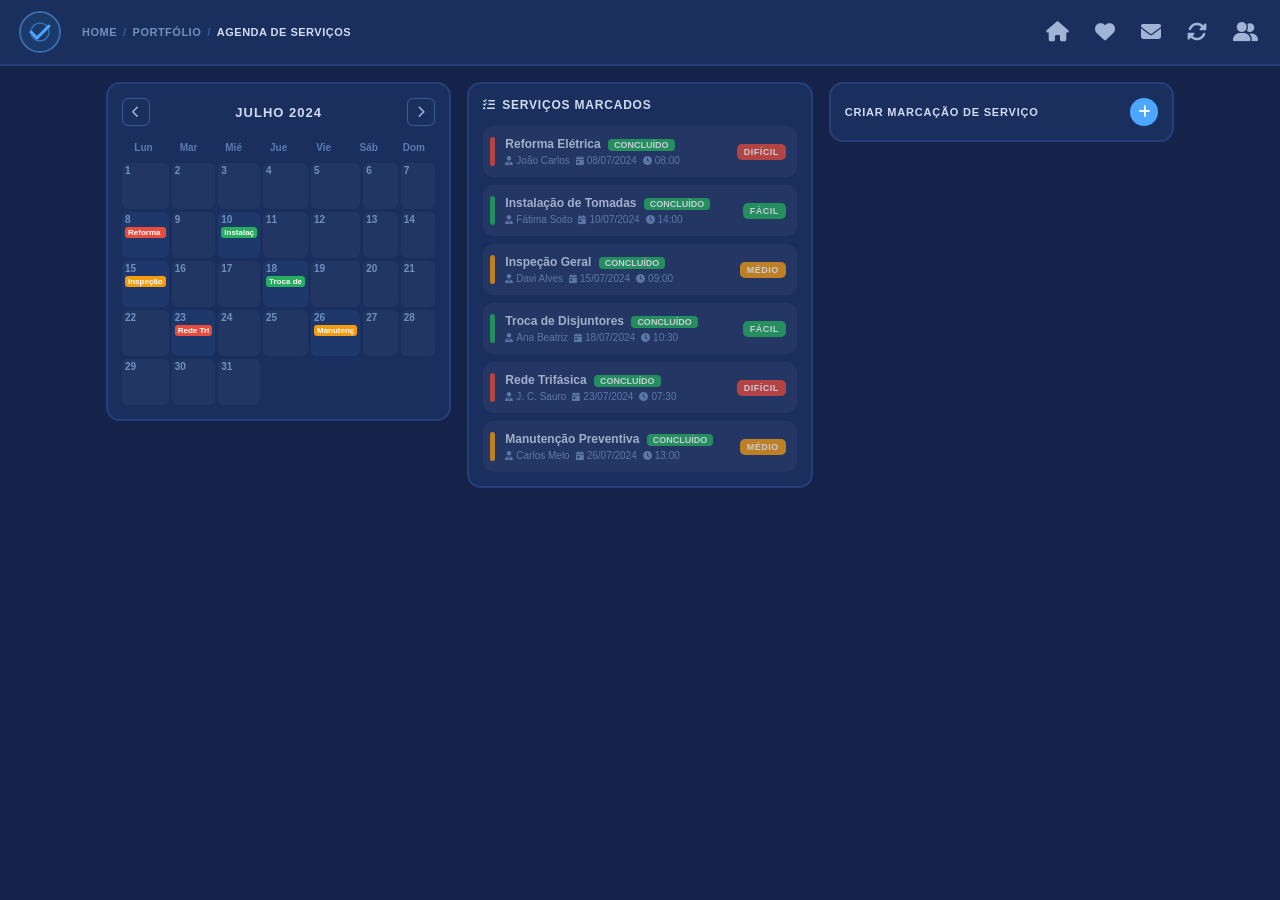
<file: Codigo/src/main/resources/public/modulos/agenda.html>
<!DOCTYPE html>
<html lang="pt-BR">
<head>
  <meta charset="UTF-8" />
  <meta name="viewport" content="width=device-width, initial-scale=1.0" />
  <title>Agenda de Serviços — Resolve Aqui</title>
  <link rel="stylesheet" href="https://cdnjs.cloudflare.com/ajax/libs/font-awesome/6.5.0/css/all.min.css" />
  <link rel="stylesheet" href="../assests/css/agenda/agenda.css" />
</head>
<body>

<nav class="navbar">
  <svg class="nav-logo" viewBox="0 0 44 44" fill="none" xmlns="http://www.w3.org/2000/svg">
    <circle cx="22" cy="22" r="20" fill="#1b3a6a" stroke="#3a6aaa" stroke-width="2"/>
    <path d="M13 22 L19 28 L31 16" stroke="#4da6ff" stroke-width="3" stroke-linecap="round" stroke-linejoin="round"/>
    <circle cx="22" cy="22" r="9" stroke="#4da6ff" stroke-width="1.5" fill="none" opacity="0.5"/>
  </svg>

  <div class="nav-breadcrumb">
    <span onclick="location.href='index.html'">HOME</span>
    <span class="sep">/</span>
    <span onclick="location.href='portifolio.html'">PORTFÓLIO</span>
    <span class="sep">/</span>
    <span class="active">AGENDA DE SERVIÇOS</span>
  </div>

  <div class="nav-icons">
    <button class="nav-icon" onclick="location.href='index.html'" title="Início"><i class="fa-solid fa-house"></i></button>
    <button class="nav-icon" onclick="void(0)" title="Favoritos"><i class="fa-solid fa-heart"></i></button>
    <button class="nav-icon" onclick="location.href='mensagens.html'" title="Mensagens"><i class="fa-solid fa-envelope"></i></button>
    <button class="nav-icon" onclick="void(0)" title="Notificações"><i class="fa-solid fa-rotate"></i></button>
    <button class="nav-icon" onclick="void(0)" title="Comunidade"><i class="fa-solid fa-user-group"></i></button>
  </div>

  <button class="hamburger-btn" id="hamburger-btn" onclick="toggleMenu()" title="Menu">
    <span></span><span></span><span></span>
  </button>

  <div class="dropdown-menu" id="dropdown-menu">
    <button class="nav-icon dropdown-item" onclick="location.href='index.html'"><i class="fa-solid fa-house"></i> Início</button>
    <button class="nav-icon dropdown-item" onclick="location.href='portifolio.html'"><i class="fa-solid fa-id-card"></i> Portfólio</button>
    <button class="nav-icon dropdown-item" onclick="location.href='mensagens.html'"><i class="fa-solid fa-envelope"></i> Mensagens</button>
  </div>
</nav>

<div class="page">

  <div class="agenda-layout">

    <!-- CALENDAR -->
    <div class="calendar-section">
      <div class="calendar-header">
        <button class="cal-nav" id="prev-btn"><i class="fa-solid fa-chevron-left"></i></button>
        <span class="cal-month-label" id="month-label">JULHO 2024</span>
        <button class="cal-nav" id="next-btn"><i class="fa-solid fa-chevron-right"></i></button>
      </div>
      <div class="calendar-weekdays">
        <span>Lun</span><span>Mar</span><span>Mié</span><span>Jue</span><span>Vie</span><span>Sáb</span><span>Dom</span>
      </div>
      <div class="calendar-grid" id="calendar-grid"></div>
    </div>

    <!-- EVENTS LIST -->
    <div class="events-section">
      <div class="events-header">
        <span class="events-title"><i class="fa-solid fa-list-check"></i> SERVIÇOS MARCADOS</span>
      </div>
      <div class="events-list" id="events-list"></div>
    </div>

    <!-- CREATE EVENT FORM -->
    <div class="form-section">
      <div class="form-header">
        <span class="form-title">CRIAR MARCAÇÃO DE SERVIÇO</span>
        <button class="form-add-btn" id="open-form-btn"><i class="fa-solid fa-plus"></i></button>
      </div>

      <div class="form-body" id="form-body">
        <div class="form-group">
          <label>Título do Serviço</label>
          <input type="text" id="f-title" placeholder="Título do Serviço" />
        </div>
        <div class="form-group">
          <label>Cliente <span class="label-sub">(@)</span></label>
          <input type="text" id="f-client" placeholder="Insert @ do cliente" />
        </div>
        <div class="form-group">
          <label>Descrição do Serviço</label>
          <textarea id="f-desc" placeholder="Descrição detalhada"></textarea>
        </div>
        <div class="form-row">
          <div class="form-group half">
            <label>Data</label>
            <input type="date" id="f-date" />
          </div>
          <div class="form-group half">
            <label>Horário de Início</label>
            <input type="time" id="f-time" />
          </div>
        </div>
        <div class="form-row">
          <div class="form-group half">
            <label>Duração (hh:mm)</label>
            <input type="text" id="f-duration" placeholder="hh:mm" />
          </div>
          <div class="form-group half">
            <label>Fim Previsto</label>
            <input type="time" id="f-end" readonly placeholder="--:--" />
          </div>
        </div>
        <div class="form-group">
          <label>Nível de Importância</label>
          <div class="level-picker" id="level-picker">
            <button class="level-btn easy active" data-level="facil" type="button">Fácil</button>
            <button class="level-btn medium" data-level="medio" type="button">Médio</button>
            <button class="level-btn hard" data-level="dificil" type="button">Difícil</button>
          </div>
        </div>
        <div class="form-actions">
          <button class="btn-cancel" type="button" id="cancel-btn">CANCELAR</button>
          <button class="btn-confirm" type="button" id="confirm-btn">CONFIRMAR MARCAÇÃO</button>
        </div>
      </div>
    </div>

  </div>

  <!-- EVENT DETAIL MODAL -->
  <div class="modal-overlay" id="modal-overlay">
    <div class="modal-card">
      <button class="modal-close" id="modal-close"><i class="fa-solid fa-xmark"></i></button>
      <div class="modal-level-badge" id="modal-level"></div>
      <h2 class="modal-title" id="modal-title"></h2>
      <div class="modal-meta">
        <span><i class="fa-solid fa-user"></i> <span id="modal-client"></span></span>
        <span><i class="fa-solid fa-calendar-day"></i> <span id="modal-date"></span></span>
        <span><i class="fa-solid fa-clock"></i> <span id="modal-time"></span></span>
      </div>
      <p class="modal-desc" id="modal-desc"></p>
    </div>
  </div>

</div>

<script>
  const STATIC_EVENTS = [
    { id: 1, title: "Reforma Elétrica",       client: "João Carlos",  date: "2024-07-08", time: "08:00", duration: "03:00", desc: "Revisão completa da fiação da residência, troca de tomadas e quadro de disjuntores.", level: "dificil",  color: "#e74c3c" },
    { id: 2, title: "Instalação de Tomadas",  client: "Fátima Soito", date: "2024-07-10", time: "14:00", duration: "01:30", desc: "Instalação de 6 tomadas no escritório no novo padrão ABNT.", level: "facil",    color: "#27ae60" },
    { id: 3, title: "Inspeção Geral",         client: "Davi Alves",   date: "2024-07-15", time: "09:00", duration: "02:00", desc: "Vistoria técnica para adequação do imóvel ao laudo de segurança elétrica.", level: "medio",   color: "#f39c12" },
    { id: 4, title: "Troca de Disjuntores",   client: "Ana Beatriz",  date: "2024-07-18", time: "10:30", duration: "01:00", desc: "Substituição dos disjuntores antigos por modelos mais seguros e eficientes.", level: "facil",   color: "#27ae60" },
    { id: 5, title: "Rede Trifásica",         client: "J. C. Sauro",  date: "2024-07-23", time: "07:30", duration: "04:00", desc: "Instalação de rede trifásica para nova máquina industrial de grande porte.", level: "dificil", color: "#e74c3c" },
    { id: 6, title: "Manutenção Preventiva",  client: "Carlos Melo",  date: "2024-07-26", time: "13:00", duration: "02:30", desc: "Manutenção preventiva semestral de toda a instalação elétrica do galpão.", level: "medio",   color: "#f39c12" },
  ];

  const LEVEL_LABELS = { facil: "Fácil", medio: "Médio", dificil: "Difícil" };
  const LEVEL_COLORS = { facil: "#27ae60", medio: "#f39c12", dificil: "#e74c3c" };

  const AGENDA_KEY    = 'profeed_agenda_events';
  const COMPLETED_KEY = 'profeed_completed_services';

  function loadEvents() {
    try {
      const saved = JSON.parse(localStorage.getItem(AGENDA_KEY));
      if (saved && saved.length) return saved;
    } catch(e) {}
    const events = STATIC_EVENTS.map(e => ({ ...e, color: LEVEL_COLORS[e.level] }));
    saveEvents(events);
    return events;
  }

  function saveEvents(arr) {
    localStorage.setItem(AGENDA_KEY, JSON.stringify(arr));
  }

  function syncCompleted(events) {
    const today = new Date();
    today.setHours(0,0,0,0);
    let completed = [];
    try { completed = JSON.parse(localStorage.getItem(COMPLETED_KEY)) || []; } catch(e) {}
    const existingIds = new Set(completed.map(c => c.id));
    events.forEach(ev => {
      const evDate = new Date(ev.date);
      if (evDate < today && !existingIds.has(ev.id)) {
        completed.push({ ...ev, completedAt: ev.date });
        existingIds.add(ev.id);
      }
    });
    localStorage.setItem(COMPLETED_KEY, JSON.stringify(completed));
  }

  let EVENTS = loadEvents();
  syncCompleted(EVENTS);

  let currentYear = 2024, currentMonth = 6;
  let selectedLevel = "facil";

  const MONTHS_PT = ["Janeiro","Fevereiro","Março","Abril","Maio","Junho","Julho","Agosto","Setembro","Outubro","Novembro","Dezembro"];

  function renderCalendar() {
    const label = document.getElementById('month-label');
    label.textContent = `${MONTHS_PT[currentMonth].toUpperCase()} ${currentYear}`;

    const grid = document.getElementById('calendar-grid');
    grid.innerHTML = '';

    const firstDay = new Date(currentYear, currentMonth, 1).getDay();
    const daysInMonth = new Date(currentYear, currentMonth + 1, 0).getDate();
    const startOffset = (firstDay === 0) ? 6 : firstDay - 1;

    for (let i = 0; i < startOffset; i++) {
      const empty = document.createElement('div');
      empty.className = 'cal-day empty';
      grid.appendChild(empty);
    }

    for (let d = 1; d <= daysInMonth; d++) {
      const dateStr = `${currentYear}-${String(currentMonth + 1).padStart(2,'0')}-${String(d).padStart(2,'0')}`;
      const dayEvents = EVENTS.filter(e => e.date === dateStr);

      const cell = document.createElement('div');
      cell.className = 'cal-day';
      if (dayEvents.length > 0) cell.classList.add('has-events');

      cell.innerHTML = `<span class="day-num">${d}</span>`;

      dayEvents.forEach(ev => {
        const dot = document.createElement('div');
        dot.className = 'event-dot';
        dot.style.background = LEVEL_COLORS[ev.level];
        dot.title = ev.title;
        dot.textContent = ev.title.slice(0, 8);
        dot.addEventListener('click', (e) => { e.stopPropagation(); openModal(ev); });
        cell.appendChild(dot);
      });

      grid.appendChild(cell);
    }
  }

  document.getElementById('prev-btn').addEventListener('click', () => {
    currentMonth--; if (currentMonth < 0) { currentMonth = 11; currentYear--; }
    renderCalendar();
  });
  document.getElementById('next-btn').addEventListener('click', () => {
    currentMonth++; if (currentMonth > 11) { currentMonth = 0; currentYear++; }
    renderCalendar();
  });

  function renderEventsList() {
    const list = document.getElementById('events-list');
    list.innerHTML = '';

    const sorted = [...EVENTS].sort((a,b) => a.date.localeCompare(b.date));
    sorted.forEach(ev => {
      const today = new Date(); today.setHours(0,0,0,0);
      const evDate = new Date(ev.date);
      const isPast = evDate < today;
      const item = document.createElement('div');
      item.className = 'event-item' + (isPast ? ' past-event' : '');
      item.innerHTML = `
        <div class="event-item-color" style="background:${LEVEL_COLORS[ev.level]}"></div>
        <div class="event-item-info">
          <div class="event-item-title">${ev.title}${isPast ? ' <span class="done-tag">Concluído</span>' : ''}</div>
          <div class="event-item-meta">
            <span><i class="fa-solid fa-user-tie"></i> ${ev.client}</span>
            <span><i class="fa-solid fa-calendar-day"></i> ${formatDate(ev.date)}</span>
            <span><i class="fa-solid fa-clock"></i> ${ev.time}</span>
          </div>
        </div>
        <span class="event-level-badge" style="background:${LEVEL_COLORS[ev.level]}">${LEVEL_LABELS[ev.level]}</span>
      `;
      item.addEventListener('click', () => openModal(ev));
      list.appendChild(item);
    });
  }

  function formatDate(str) {
    const [y,m,d] = str.split('-');
    return `${d}/${m}/${y}`;
  }

  function openModal(ev) {
    document.getElementById('modal-level').textContent = LEVEL_LABELS[ev.level];
    document.getElementById('modal-level').style.background = LEVEL_COLORS[ev.level];
    document.getElementById('modal-title').textContent = ev.title;
    document.getElementById('modal-client').textContent = ev.client;
    document.getElementById('modal-date').textContent = formatDate(ev.date);
    document.getElementById('modal-time').textContent = `${ev.time} (${ev.duration}h)`;
    document.getElementById('modal-desc').textContent = ev.desc;
    document.getElementById('modal-overlay').classList.add('active');
  }

  document.getElementById('modal-close').addEventListener('click', () => {
    document.getElementById('modal-overlay').classList.remove('active');
  });
  document.getElementById('modal-overlay').addEventListener('click', (e) => {
    if (e.target === document.getElementById('modal-overlay'))
      document.getElementById('modal-overlay').classList.remove('active');
  });

  const formBody = document.getElementById('form-body');

  document.getElementById('open-form-btn').addEventListener('click', () => {
    formBody.classList.toggle('open');
  });
  document.getElementById('cancel-btn').addEventListener('click', () => {
    formBody.classList.remove('open');
  });

  document.querySelectorAll('.level-btn').forEach(btn => {
    btn.addEventListener('click', () => {
      document.querySelectorAll('.level-btn').forEach(b => b.classList.remove('active'));
      btn.classList.add('active');
      selectedLevel = btn.dataset.level;
    });
  });

  function calcEnd() {
    const t = document.getElementById('f-time').value;
    const dur = document.getElementById('f-duration').value;
    if (!t || !dur) return;
    const [th, tm] = t.split(':').map(Number);
    const [dh, dm] = dur.split(':').map(Number);
    const totalMin = th * 60 + tm + dh * 60 + (dm || 0);
    const eh = Math.floor(totalMin / 60) % 24;
    const em = totalMin % 60;
    document.getElementById('f-end').value = `${String(eh).padStart(2,'0')}:${String(em).padStart(2,'0')}`;
  }
  document.getElementById('f-time').addEventListener('change', calcEnd);
  document.getElementById('f-duration').addEventListener('input', calcEnd);

  document.getElementById('confirm-btn').addEventListener('click', () => {
    const title  = document.getElementById('f-title').value.trim();
    const client = document.getElementById('f-client').value.trim();
    const date   = document.getElementById('f-date').value;
    const time   = document.getElementById('f-time').value;
    const dur    = document.getElementById('f-duration').value;
    const desc   = document.getElementById('f-desc').value.trim();

    if (!title || !client || !date || !time) {
      alert('Preencha título, cliente, data e horário.'); return;
    }

    const newEvent = {
      id: Date.now(), title, client, date, time,
      duration: dur || '01:00', desc, level: selectedLevel,
      color: LEVEL_COLORS[selectedLevel]
    };

    EVENTS.push(newEvent);
    saveEvents(EVENTS);
    syncCompleted(EVENTS);

    renderEventsList();
    renderCalendar();
    formBody.classList.remove('open');

    ['f-title','f-client','f-desc','f-date','f-time','f-duration','f-end'].forEach(id => document.getElementById(id).value = '');
  });

  function toggleMenu() {
    const menu = document.getElementById('dropdown-menu');
    const btn  = document.getElementById('hamburger-btn');
    menu.classList.toggle('active');
    btn.classList.toggle('active');
  }

  renderCalendar();
  renderEventsList();
</script>

</body>
</html>
</file>
<file: Codigo/src/main/resources/public/assests/css/agenda/agenda.css>
*, *::before, *::after { box-sizing: border-box; margin: 0; padding: 0; }

body {
  font-family: 'Segoe UI', Arial, sans-serif;
  background: #15234a;
  min-height: 100vh;
  display: flex;
  flex-direction: column;
  align-items: center;
  padding-top: 64px;
}

/* ---- NAVBAR ---- */
.navbar {
  width: 100%;
  background: #1b2f5e;
  border-bottom: 2px solid #253f7a;
  display: flex;
  align-items: center;
  justify-content: space-between;
  padding: 10px 18px;
  position: fixed;
  top: 0; left: 0;
  z-index: 100;
  gap: 12px;
}

.nav-logo { width: 44px; height: 44px; cursor: default; flex-shrink: 0; }

.nav-breadcrumb {
  display: flex;
  align-items: center;
  gap: 6px;
  font-size: 11px;
  font-weight: 700;
  letter-spacing: 0.5px;
  color: #7090c0;
  flex: 1;
  padding-left: 8px;
}
.nav-breadcrumb span { cursor: pointer; transition: color 0.2s; }
.nav-breadcrumb span:hover { color: #4da6ff; }
.nav-breadcrumb .active { color: #d0daf0; cursor: default; }
.nav-breadcrumb .sep { color: #3a5a9a; cursor: default; }

.nav-icons { display: flex; gap: 18px; align-items: center; }
.nav-icon {
  color: #a0b4d6; font-size: 20px; cursor: pointer;
  transition: color 0.2s;
  background: none; border: none; padding: 4px;
}
.nav-icon:hover { color: #fff; }

.hamburger-btn {
  display: none;
  flex-direction: column; gap: 6px;
  background: none; border: none; cursor: pointer; padding: 4px;
}
.hamburger-btn span { width: 24px; height: 3px; background: #a0b4d6; border-radius: 2px; transition: background 0.2s, transform 0.3s; }
.hamburger-btn:hover span { background: #fff; }
.hamburger-btn.active span:nth-child(1) { transform: rotate(45deg) translate(10px, 10px); }
.hamburger-btn.active span:nth-child(2) { opacity: 0; }
.hamburger-btn.active span:nth-child(3) { transform: rotate(-45deg) translate(7px, -7px); }

.dropdown-menu {
  display: none; flex-direction: column;
  position: absolute; top: 100%; left: 0; right: 0;
  background: #1b2f5e; border-bottom: 2px solid #253f7a;
  padding: 10px 18px; gap: 10px;
  animation: slideDown 0.3s ease; z-index: 99;
}
.dropdown-menu.active { display: flex; }
@keyframes slideDown { from { opacity: 0; transform: translateY(-10px); } to { opacity: 1; transform: translateY(0); } }
.dropdown-menu .dropdown-item { justify-content: flex-start; padding: 10px 12px; border-radius: 6px; transition: background 0.2s; display: flex; align-items: center; gap: 10px; font-size: 16px; }
.dropdown-menu .dropdown-item:hover { background: rgba(74,166,255,0.1); }

/* ---- PAGE ---- */
.page {
  width: 100%;
  max-width: 1100px;
  padding: 18px 16px;
  display: flex;
  flex-direction: column;
  gap: 16px;
}

/* ---- AGENDA LAYOUT ---- */
.agenda-layout {
  display: grid;
  grid-template-columns: 1fr 1fr 1fr;
  gap: 16px;
  align-items: start;
}

/* ---- CALENDAR ---- */
.calendar-section {
  background: #1b2f5e;
  border: 2px solid #253f7a;
  border-radius: 14px;
  padding: 14px;
  color: #d0daf0;
}

.calendar-header {
  display: flex;
  align-items: center;
  justify-content: space-between;
  margin-bottom: 12px;
}

.cal-month-label {
  font-size: 13px;
  font-weight: 800;
  letter-spacing: 1px;
  color: #d0daf0;
}

.cal-nav {
  background: none;
  border: 1px solid #3a5a9a;
  border-radius: 6px;
  color: #a0b4d6;
  cursor: pointer;
  width: 28px; height: 28px;
  display: flex; align-items: center; justify-content: center;
  font-size: 12px;
  transition: background 0.2s, color 0.2s;
}
.cal-nav:hover { background: #253f7a; color: #fff; }

.calendar-weekdays {
  display: grid;
  grid-template-columns: repeat(7, 1fr);
  gap: 2px;
  margin-bottom: 6px;
}
.calendar-weekdays span {
  text-align: center;
  font-size: 10px;
  font-weight: 700;
  color: #5a7ab0;
  padding: 4px 0;
}

.calendar-grid {
  display: grid;
  grid-template-columns: repeat(7, 1fr);
  gap: 3px;
}

.cal-day {
  background: rgba(255,255,255,0.03);
  border-radius: 6px;
  min-height: 46px;
  padding: 3px;
  cursor: default;
  transition: background 0.15s;
  position: relative;
  display: flex;
  flex-direction: column;
  gap: 2px;
}
.cal-day.empty { background: transparent; cursor: default; }
.cal-day.has-events { background: rgba(74,166,255,0.08); }
.cal-day:not(.empty):hover { background: rgba(74,166,255,0.14); }

.day-num {
  font-size: 10px;
  font-weight: 600;
  color: #7090c0;
  line-height: 1;
}

.event-dot {
  border-radius: 3px;
  font-size: 8px;
  font-weight: 700;
  color: #fff;
  padding: 1px 3px;
  cursor: pointer;
  white-space: nowrap;
  overflow: hidden;
  text-overflow: ellipsis;
  max-width: 100%;
  transition: opacity 0.15s;
}
.event-dot:hover { opacity: 0.8; }

/* ---- EVENTS LIST ---- */
.events-section {
  background: #1b2f5e;
  border: 2px solid #253f7a;
  border-radius: 14px;
  padding: 14px;
  color: #d0daf0;
  display: flex;
  flex-direction: column;
  gap: 10px;
  max-height: 520px;
  overflow-y: auto;
}

.events-header {
  display: flex;
  align-items: center;
  justify-content: space-between;
  margin-bottom: 4px;
}

.events-title {
  font-size: 12px;
  font-weight: 800;
  letter-spacing: 0.8px;
  color: #d0daf0;
  display: flex;
  align-items: center;
  gap: 6px;
}

.events-list {
  display: flex;
  flex-direction: column;
  gap: 8px;
}

.event-item {
  background: rgba(255,255,255,0.05);
  border-radius: 10px;
  padding: 10px 10px 10px 0;
  display: flex;
  align-items: center;
  gap: 10px;
  cursor: pointer;
  border: 1px solid transparent;
  transition: border-color 0.2s, background 0.2s;
}
.event-item:hover { background: rgba(74,166,255,0.1); border-color: #3a5a9a; }

.event-item-color {
  width: 5px;
  border-radius: 3px;
  align-self: stretch;
  flex-shrink: 0;
  margin-left: 6px;
}

.event-item-info { flex: 1; min-width: 0; }
.event-item-title {
  font-size: 12px;
  font-weight: 700;
  color: #d0daf0;
  white-space: nowrap;
  overflow: hidden;
  text-overflow: ellipsis;
}
.event-item-meta {
  display: flex;
  flex-wrap: wrap;
  gap: 6px;
  margin-top: 4px;
}
.event-item-meta span {
  font-size: 10px;
  color: #7090c0;
  display: flex;
  align-items: center;
  gap: 3px;
}
.event-item-meta i { font-size: 9px; }

.event-level-badge {
  font-size: 9px;
  font-weight: 800;
  color: #fff;
  border-radius: 5px;
  padding: 3px 7px;
  letter-spacing: 0.5px;
  flex-shrink: 0;
  text-transform: uppercase;
}

/* ---- FORM SECTION ---- */
.form-section {
  background: #1b2f5e;
  border: 2px solid #253f7a;
  border-radius: 14px;
  padding: 14px;
  color: #d0daf0;
  display: flex;
  flex-direction: column;
  gap: 0;
}

.form-header {
  display: flex;
  align-items: center;
  justify-content: space-between;
  margin-bottom: 0;
}

.form-title {
  font-size: 11px;
  font-weight: 800;
  letter-spacing: 0.8px;
  color: #d0daf0;
}

.form-add-btn {
  width: 28px; height: 28px;
  background: #4da6ff;
  border: none;
  border-radius: 50%;
  color: #fff;
  cursor: pointer;
  font-size: 14px;
  display: flex; align-items: center; justify-content: center;
  transition: background 0.2s;
}
.form-add-btn:hover { background: #2a80d0; }

.form-body {
  max-height: 0;
  overflow: hidden;
  transition: max-height 0.4s ease, padding 0.3s ease, margin 0.3s ease;
  margin-top: 0;
}
.form-body.open {
  max-height: 600px;
  margin-top: 12px;
}

.form-group {
  display: flex;
  flex-direction: column;
  gap: 4px;
  margin-bottom: 10px;
}

.form-group label {
  font-size: 10px;
  font-weight: 700;
  color: #7090c0;
  text-transform: uppercase;
  letter-spacing: 0.5px;
}
.label-sub { font-weight: 400; text-transform: none; }

.form-group input,
.form-group textarea {
  background: rgba(255,255,255,0.06);
  border: 1px solid #2d4070;
  border-radius: 6px;
  color: #d0daf0;
  font-size: 12px;
  padding: 7px 10px;
  outline: none;
  transition: border-color 0.2s;
  font-family: inherit;
  resize: none;
}
.form-group textarea { height: 60px; }
.form-group input:focus,
.form-group textarea:focus { border-color: #4da6ff; }
.form-group input::placeholder,
.form-group textarea::placeholder { color: #4a5a7a; }

.form-row {
  display: flex;
  gap: 8px;
}
.form-group.half { flex: 1; }

.level-picker {
  display: flex;
  gap: 6px;
}

.level-btn {
  flex: 1;
  border: 2px solid transparent;
  border-radius: 8px;
  padding: 6px 4px;
  font-size: 11px;
  font-weight: 800;
  cursor: pointer;
  text-transform: uppercase;
  letter-spacing: 0.5px;
  transition: opacity 0.15s, transform 0.15s;
  color: #fff;
}
.level-btn.easy   { background: rgba(39,174,96,0.25);  border-color: rgba(39,174,96,0.4); }
.level-btn.medium { background: rgba(243,156,18,0.25); border-color: rgba(243,156,18,0.4); }
.level-btn.hard   { background: rgba(231,76,60,0.25);  border-color: rgba(231,76,60,0.4); }

.level-btn.easy.active   { background: #27ae60; border-color: #27ae60; }
.level-btn.medium.active { background: #f39c12; border-color: #f39c12; }
.level-btn.hard.active   { background: #e74c3c; border-color: #e74c3c; }

.level-btn:hover { opacity: 0.85; transform: translateY(-1px); }

.form-actions {
  display: flex;
  gap: 8px;
  margin-top: 4px;
}

.btn-cancel {
  flex: 1;
  background: none;
  border: 1px solid #3a5a9a;
  color: #a0b4d6;
  border-radius: 7px;
  padding: 8px;
  font-size: 10px;
  font-weight: 700;
  cursor: pointer;
  letter-spacing: 0.5px;
  transition: border-color 0.2s, color 0.2s;
}
.btn-cancel:hover { border-color: #fff; color: #fff; }

.btn-confirm {
  flex: 2;
  background: #4da6ff;
  border: none;
  color: #fff;
  border-radius: 7px;
  padding: 8px;
  font-size: 10px;
  font-weight: 800;
  cursor: pointer;
  letter-spacing: 0.5px;
  transition: background 0.2s;
}
.btn-confirm:hover { background: #2a80d0; }

/* ---- MODAL ---- */
.modal-overlay {
  position: fixed;
  inset: 0;
  background: rgba(10,18,40,0.85);
  display: flex;
  align-items: center;
  justify-content: center;
  z-index: 200;
  opacity: 0;
  pointer-events: none;
  transition: opacity 0.25s;
  padding: 16px;
}
.modal-overlay.active { opacity: 1; pointer-events: all; }

.modal-card {
  background: #1b2f5e;
  border: 2px solid #3a5a9a;
  border-radius: 16px;
  padding: 24px;
  max-width: 420px;
  width: 100%;
  position: relative;
  animation: popIn 0.25s ease;
}
@keyframes popIn { from { transform: scale(0.9); opacity: 0; } to { transform: scale(1); opacity: 1; } }

.modal-close {
  position: absolute;
  top: 14px; right: 14px;
  background: none; border: none;
  color: #7090c0; font-size: 18px; cursor: pointer;
  transition: color 0.2s;
}
.modal-close:hover { color: #fff; }

.modal-level-badge {
  display: inline-block;
  font-size: 10px;
  font-weight: 800;
  color: #fff;
  border-radius: 6px;
  padding: 4px 10px;
  text-transform: uppercase;
  letter-spacing: 0.8px;
  margin-bottom: 10px;
}

.modal-title {
  font-size: 18px;
  font-weight: 800;
  color: #d0daf0;
  margin-bottom: 12px;
  line-height: 1.3;
}

.modal-meta {
  display: flex;
  flex-direction: column;
  gap: 6px;
  margin-bottom: 14px;
}
.modal-meta span {
  font-size: 12px;
  color: #7090c0;
  display: flex;
  align-items: center;
  gap: 8px;
}
.modal-meta i { color: #4da6ff; width: 14px; }

.modal-desc {
  font-size: 13px;
  color: #a0b4d6;
  line-height: 1.6;
  border-top: 1px solid #253f7a;
  padding-top: 12px;
}

/* ---- PAST EVENT TAG ---- */
.past-event { opacity: 0.75; }
.done-tag {
  display: inline-block; font-size: 9px; font-weight: 700;
  background: #27ae60; color: #fff; border-radius: 4px;
  padding: 1px 6px; margin-left: 4px; text-transform: uppercase; vertical-align: middle;
}

/* ---- SCROLLBAR ---- */
.events-section::-webkit-scrollbar { width: 4px; }
.events-section::-webkit-scrollbar-track { background: transparent; }
.events-section::-webkit-scrollbar-thumb { background: #3a5a9a; border-radius: 4px; }

/* ---- RESPONSIVE ---- */
@media (max-width: 860px) {
  .agenda-layout { grid-template-columns: 1fr 1fr; }
  .form-section { grid-column: 1 / -1; }
  body { padding-top: 80px; }
  .nav-breadcrumb { display: none; }
  .hamburger-btn { display: flex; }
  .nav-icons { display: none; }
}

@media (max-width: 540px) {
  .agenda-layout { grid-template-columns: 1fr; }
  .form-section { grid-column: 1; }
  body { padding-top: 120px; }
}
</file>
